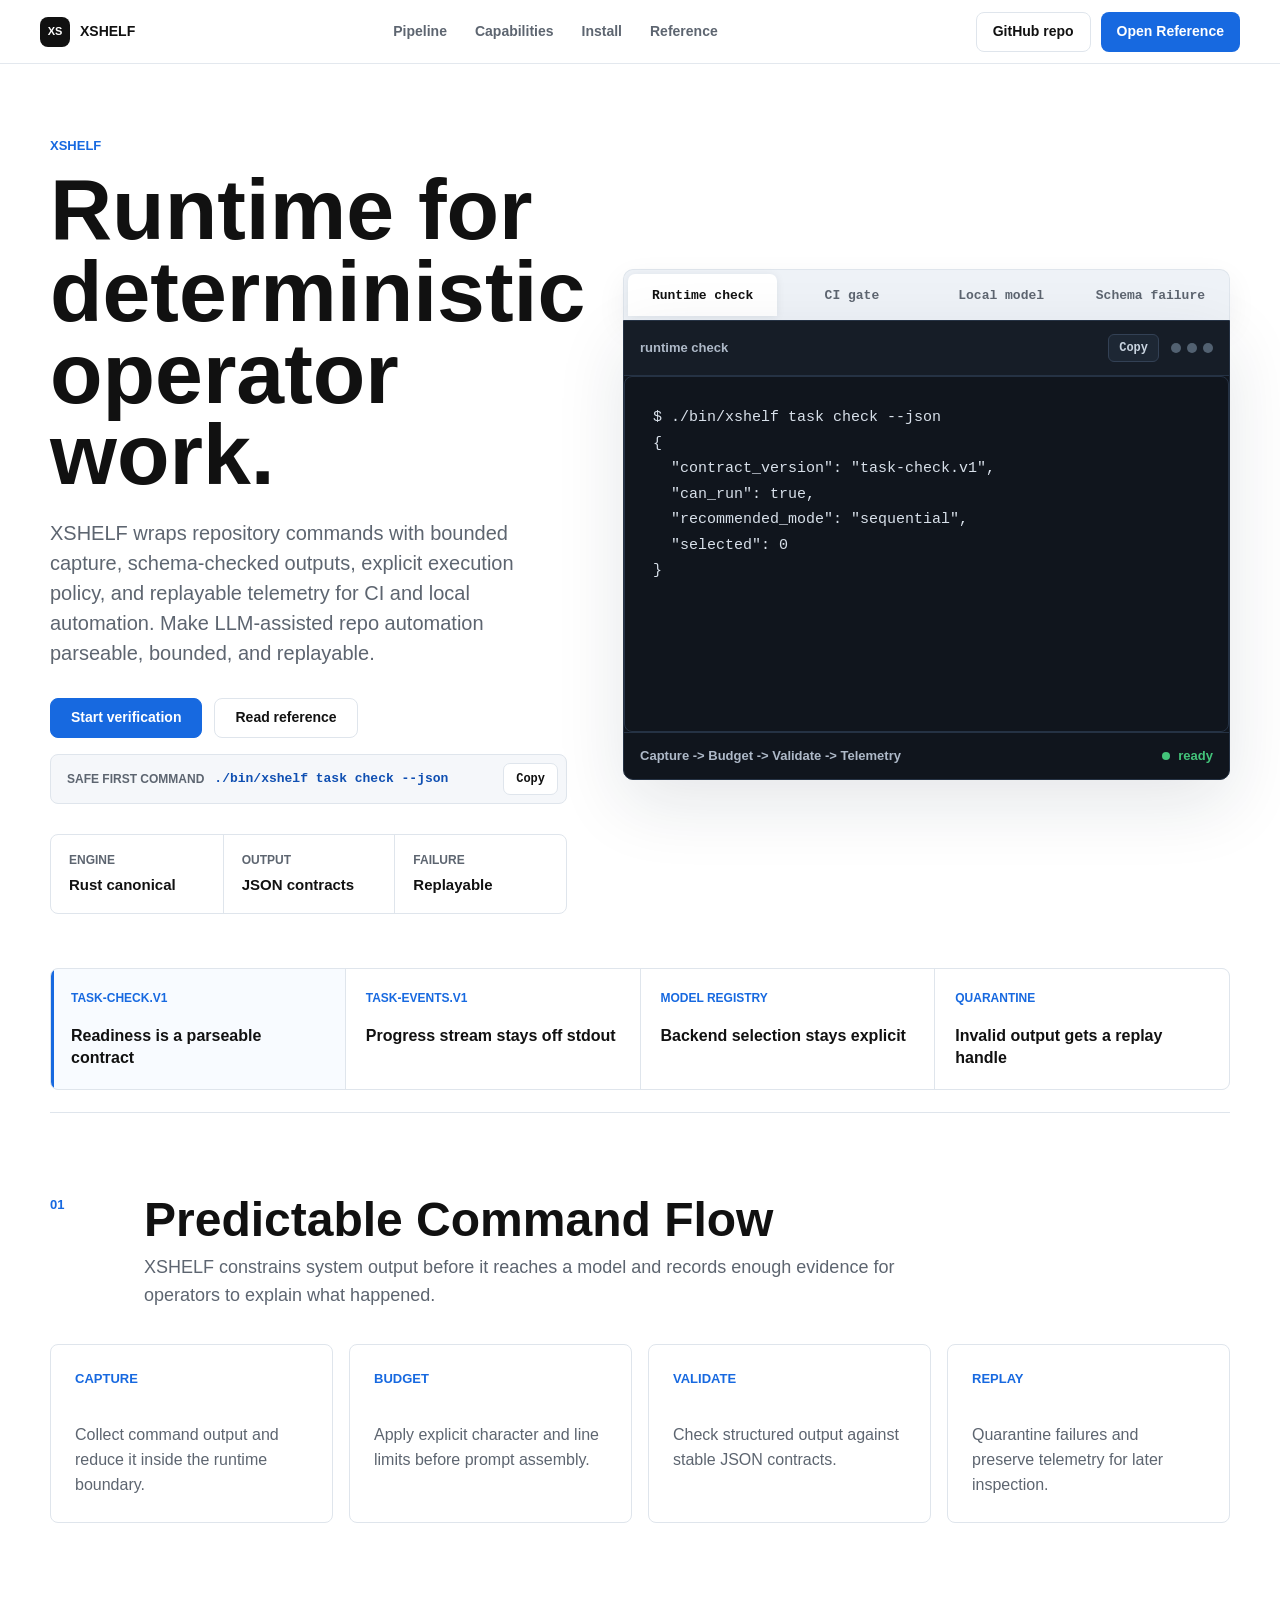
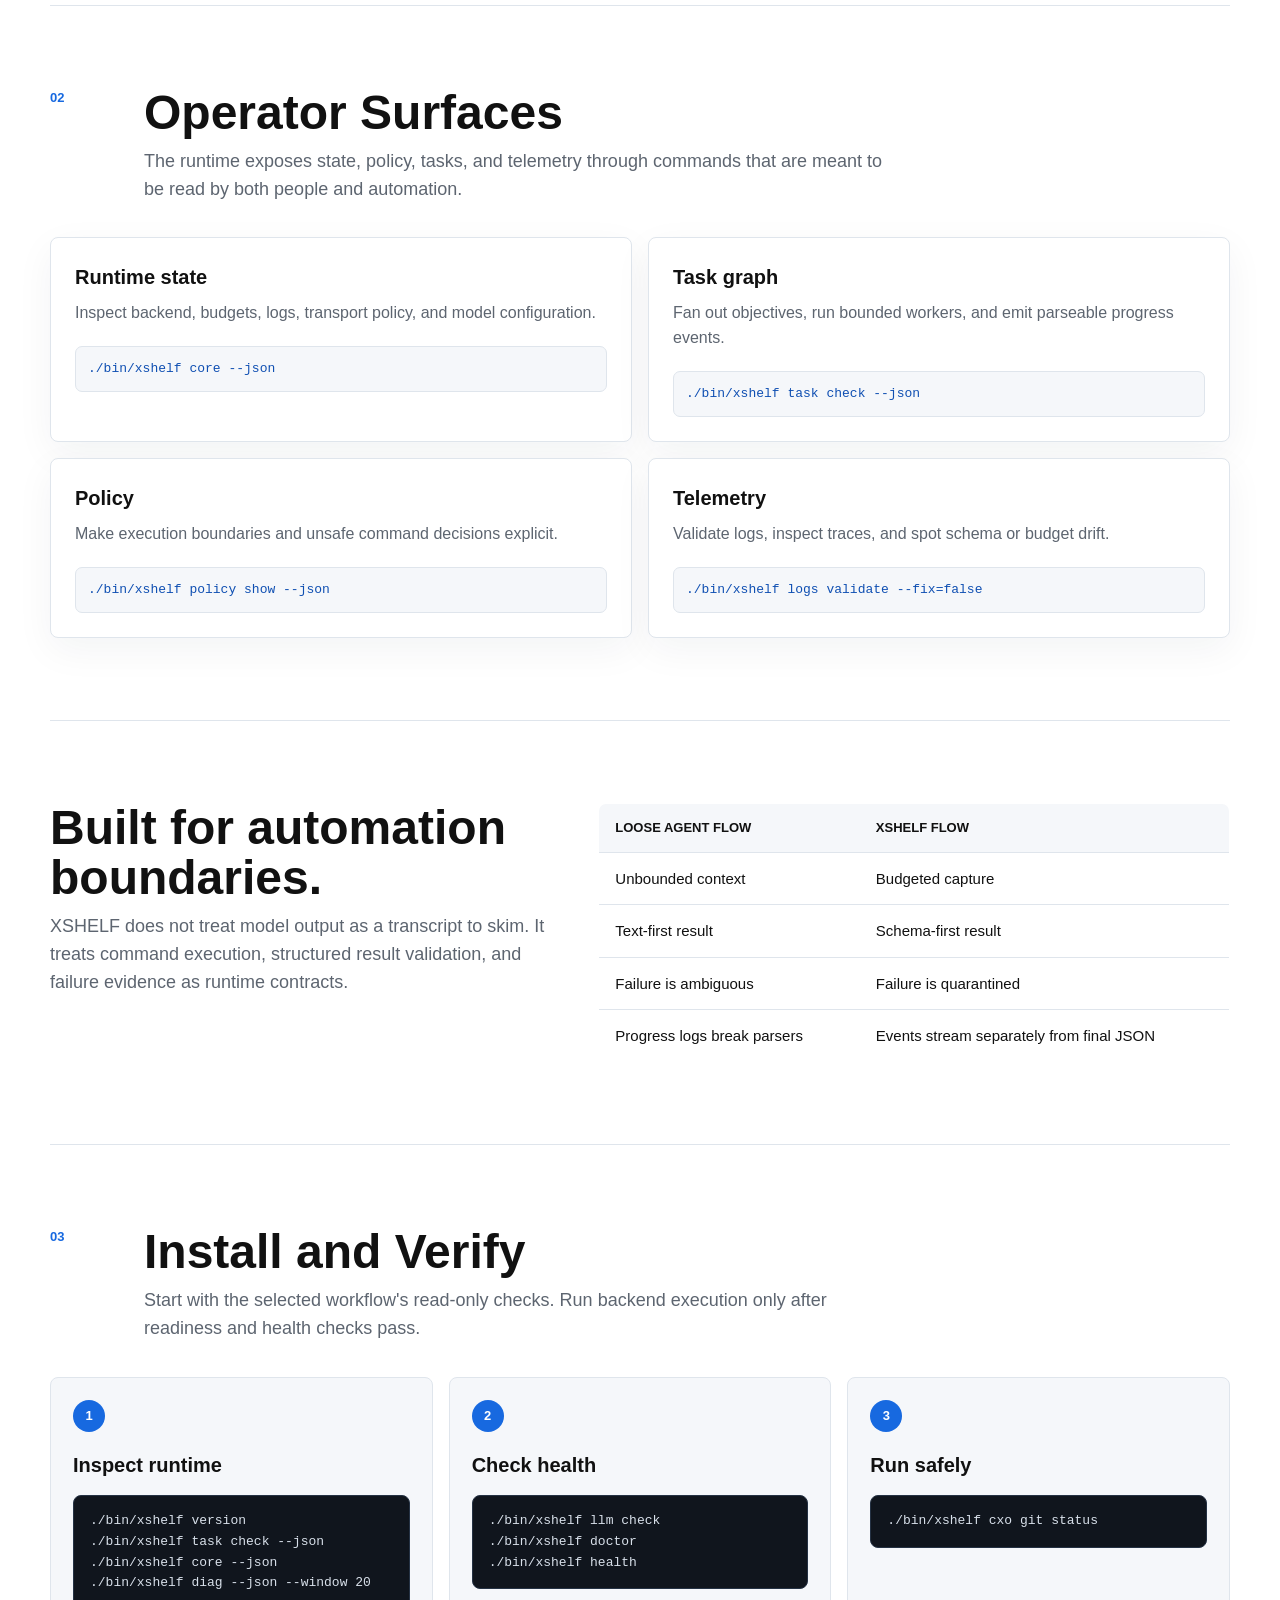
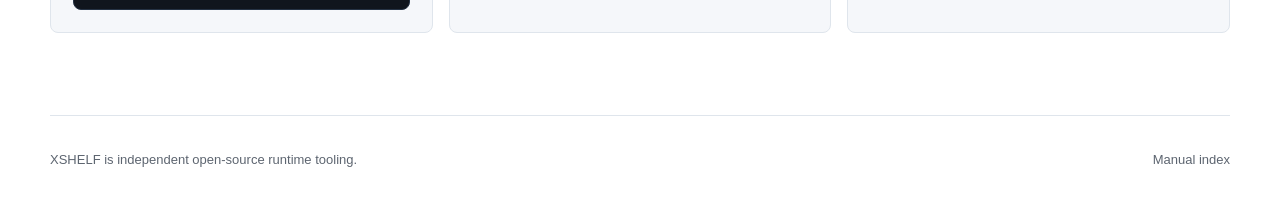
<file: index.html>
<!doctype html>
<html lang="en">
  <head>
    <meta charset="utf-8" />
    <meta name="viewport" content="width=device-width,initial-scale=1" />
    <title>XSHELF</title>
    <link rel="stylesheet" href="./docs/manuals/02_web/apple.css" />
  </head>
  <body>
    <header class="site-header">
      <a class="brand" href="./index.html" aria-label="XSHELF home">
        <span class="brand-mark">XS</span>
        <span>XSHELF</span>
      </a>
      <nav aria-label="Primary">
        <a href="#pipeline">Pipeline</a>
        <a href="#capabilities">Capabilities</a>
        <a href="#install">Install</a>
        <a href="./docs/manuals/02_web/CX_MANUAL_MASTER.html" data-manual-link>Reference</a>
      </nav>
      <div class="header-actions">
        <a class="header-action secondary" href="https://github.com/fugamante/XSHELF">GitHub repo</a>
        <a class="header-action" href="./docs/manuals/02_web/CX_MANUAL_MASTER.html" data-manual-link>Open Reference</a>
      </div>
    </header>

    <main id="top">
      <section class="hero">
        <div class="hero-copy">
          <p class="product-line">XSHELF</p>
          <h1>Runtime for deterministic operator work.</h1>
          <p class="lead">
            XSHELF wraps repository commands with bounded capture, schema-checked
            outputs, explicit execution policy, and replayable telemetry for
            CI and local automation. Make LLM-assisted repo automation parseable,
            bounded, and replayable.
          </p>
          <div class="hero-actions" aria-label="Primary actions">
            <a class="button primary" href="#install" data-try-action>Start verification</a>
            <a class="button secondary" href="./docs/manuals/02_web/CX_MANUAL_MASTER.html" data-manual-link>Read reference</a>
          </div>
          <div class="mobile-link-row" aria-label="Secondary actions">
            <a href="https://github.com/fugamante/XSHELF">GitHub repo</a>
            <a href="./docs/manuals/02_web/CX_MANUAL_MASTER.html" data-manual-link>Reference</a>
          </div>
          <div class="safe-command" aria-label="Safe first command">
            <span>Safe first command</span>
            <code data-safe-command>./bin/xshelf task check --json</code>
            <button type="button" data-copy-safe>Copy</button>
          </div>
          <dl class="status-strip" aria-label="Runtime proof points">
            <div>
              <dt>Engine</dt>
              <dd>Rust canonical</dd>
            </div>
            <div>
              <dt>Output</dt>
              <dd>JSON contracts</dd>
            </div>
            <div>
              <dt>Failure</dt>
              <dd>Replayable</dd>
            </div>
          </dl>
        </div>

        <div class="terminal-stack">
          <section class="quick-tabs terminal-tabs" aria-label="Runtime surfaces">
            <button type="button" class="active" data-surface-tab="operator">Runtime check</button>
            <button type="button" data-surface-tab="ci">CI gate</button>
            <button type="button" data-surface-tab="local">Local model</button>
            <button type="button" data-surface-tab="schema">Schema failure</button>
          </section>

          <div class="terminal-panel" aria-label="XSHELF terminal preview">
            <div class="terminal-top">
              <span data-terminal-title>runtime check</span>
              <div class="terminal-tools">
                <button type="button" class="copy-command" data-copy-terminal>Copy</button>
                <div class="window-dots" aria-hidden="true">
                  <span></span><span></span><span></span>
                </div>
              </div>
            </div>
            <pre><code data-terminal-code>$ ./bin/xshelf task check --json
{
  "contract_version": "task-check.v1",
  "can_run": true,
  "recommended_mode": "sequential",
  "selected": 0
}</code></pre>
            <div class="terminal-footer" aria-live="polite">
              <span data-terminal-caption>Capture -&gt; Budget -&gt; Validate -&gt; Telemetry</span>
              <span class="live-dot">ready</span>
            </div>
          </div>
        </div>
      </section>

      <section class="proof-band" aria-label="Contract proof">
        <article data-proof-key="readiness">
          <span>task-check.v1</span>
          <strong>Readiness is a parseable contract</strong>
        </article>
        <article data-proof-key="events">
          <span>task-events.v1</span>
          <strong>Progress stream stays off stdout</strong>
        </article>
        <article data-proof-key="backend">
          <span>model registry</span>
          <strong>Backend selection stays explicit</strong>
        </article>
        <article data-proof-key="quarantine">
          <span>quarantine</span>
          <strong>Invalid output gets a replay handle</strong>
        </article>
      </section>

      <section id="pipeline" class="section-block">
        <div class="section-head">
          <span class="section-index">01</span>
          <div>
            <h2>Predictable Command Flow</h2>
            <p>
              XSHELF constrains system output before it reaches a model and
              records enough evidence for operators to explain what happened.
            </p>
          </div>
        </div>
        <div class="pipeline-grid">
          <article>
            <span>Capture</span>
            <p>Collect command output and reduce it inside the runtime boundary.</p>
          </article>
          <article>
            <span>Budget</span>
            <p>Apply explicit character and line limits before prompt assembly.</p>
          </article>
          <article>
            <span>Validate</span>
            <p>Check structured output against stable JSON contracts.</p>
          </article>
          <article>
            <span>Replay</span>
            <p>Quarantine failures and preserve telemetry for later inspection.</p>
          </article>
        </div>
      </section>

      <section id="capabilities" class="section-block">
        <div class="section-head">
          <span class="section-index">02</span>
          <div>
            <h2>Operator Surfaces</h2>
            <p>
              The runtime exposes state, policy, tasks, and telemetry through
              commands that are meant to be read by both people and automation.
            </p>
          </div>
        </div>
        <div class="card-grid">
          <article class="card">
            <h3>Runtime state</h3>
            <p>Inspect backend, budgets, logs, transport policy, and model configuration.</p>
            <code>./bin/xshelf core --json</code>
          </article>
          <article class="card">
            <h3>Task graph</h3>
            <p>Fan out objectives, run bounded workers, and emit parseable progress events.</p>
            <code>./bin/xshelf task check --json</code>
          </article>
          <article class="card">
            <h3>Policy</h3>
            <p>Make execution boundaries and unsafe command decisions explicit.</p>
            <code>./bin/xshelf policy show --json</code>
          </article>
          <article class="card">
            <h3>Telemetry</h3>
            <p>Validate logs, inspect traces, and spot schema or budget drift.</p>
            <code>./bin/xshelf logs validate --fix=false</code>
          </article>
        </div>
      </section>

      <section class="compare-band" aria-label="Why XSHELF differs">
        <div>
          <h2>Built for automation boundaries.</h2>
          <p>
            XSHELF does not treat model output as a transcript to skim. It treats
            command execution, structured result validation, and failure evidence
            as runtime contracts.
          </p>
        </div>
        <table>
          <thead>
            <tr>
              <th scope="col">Loose agent flow</th>
              <th scope="col">XSHELF flow</th>
            </tr>
          </thead>
          <tbody>
            <tr>
              <td>Unbounded context</td>
              <td>Budgeted capture</td>
            </tr>
            <tr>
              <td>Text-first result</td>
              <td>Schema-first result</td>
            </tr>
            <tr>
              <td>Failure is ambiguous</td>
              <td>Failure is quarantined</td>
            </tr>
            <tr>
              <td>Progress logs break parsers</td>
              <td>Events stream separately from final JSON</td>
            </tr>
          </tbody>
        </table>
      </section>

      <section id="install" class="section-block">
        <div class="section-head">
          <span class="section-index">03</span>
          <div>
            <h2>Install and Verify</h2>
            <p>
              Start with the selected workflow's read-only checks. Run backend
              execution only after readiness and health checks pass.
            </p>
          </div>
        </div>
        <div class="steps" data-install-steps>
          <article data-step-card>
            <span>1</span>
            <h3 data-step-title>Inspect runtime</h3>
            <pre><code data-step-code>./bin/xshelf version
./bin/xshelf task check --json
./bin/xshelf core --json</code></pre>
          </article>
          <article data-step-card>
            <span>2</span>
            <h3 data-step-title>Check health</h3>
            <pre><code data-step-code>./bin/xshelf llm check
./bin/xshelf doctor
./bin/xshelf health</code></pre>
          </article>
          <article data-step-card>
            <span>3</span>
            <h3 data-step-title>Run safely</h3>
            <pre><code data-step-code>./bin/xshelf cxo git status</code></pre>
          </article>
        </div>
      </section>
    </main>

    <footer class="site-footer">
      <span>XSHELF is independent open-source runtime tooling.</span>
      <span><a href="./docs/manuals/02_web/index.html">Manual index</a></span>
    </footer>
    <script>
      (() => {
        const surfaces = {
          operator: {
            title: "runtime check",
            safeCommand: "./bin/xshelf task check --json",
            proof: "readiness",
            status: ["Rust canonical", "JSON contracts", "Replayable"],
            caption: "Capture -> Budget -> Validate -> Telemetry",
            terminal: `$ ./bin/xshelf task check --json
{
  "contract_version": "task-check.v1",
  "can_run": true,
  "recommended_mode": "sequential",
  "selected": 0
}`,
            steps: [
              ["Inspect runtime", "./bin/xshelf version\n./bin/xshelf task check --json\n./bin/xshelf core --json\n./bin/xshelf diag --json --window 20"],
              ["Check health", "./bin/xshelf llm check\n./bin/xshelf doctor\n./bin/xshelf health"],
              ["Run safely", "./bin/xshelf cxo git status"],
            ],
          },
          ci: {
            title: "ci gate",
            safeCommand: "./bin/xshelf task run-all --status pending --events-jsonl --json",
            proof: "events",
            status: ["Parseable stdout", "Explicit policy", "Guarded checks"],
            caption: "Plan -> Gate -> Execute -> Validate",
            terminal: `$ ./bin/xshelf task run-all --status pending --events-jsonl --json
{
  "contract_version": "task-run-all.v1",
  "summary": "parseable",
  "events_stream": "stderr",
  "can_execute": true
}`,
            steps: [
              ["Gate contracts", "./bin/xshelf task check --json | jq .\n./bin/xshelf policy show --json | jq ."],
              ["Run bounded tasks", "./bin/xshelf task run-all --status pending --mode mixed\n./bin/xshelf task events --limit 20 --json"],
              ["Validate logs", "./bin/xshelf logs validate --fix=false\n./bin/xshelf telemetry 50 --json | jq ."],
            ],
          },
          local: {
            title: "local model",
            safeCommand: "./bin/xshelf llm check",
            proof: "backend",
            status: ["Backend visible", "Model explicit", "Smoke checked"],
            caption: "Select -> Inspect -> Smoke -> Route",
            terminal: `$ ./bin/xshelf llm models inspect local_mlx --json
{
  "backend": "mlx",
  "model": "$MLX_MODEL_ID",
  "transport": "process",
  "status": "configured"
}`,
            steps: [
              ["Inspect backend", "./bin/xshelf llm show\n./bin/xshelf llm models list --json | jq ."],
              ["Select model", "./bin/xshelf llm use ollama llama3.1\n./bin/xshelf llm check"],
              ["Smoke route", "./bin/xshelf llm smoke \"Respond with OK only.\"\n./bin/xshelf cxo git status"],
            ],
          },
          schema: {
            title: "schema failure",
            safeCommand: "./bin/xshelf quarantine list",
            proof: "quarantine",
            status: ["Failure handled", "Replay handle", "Stdout guarded"],
            caption: "Validate -> Quarantine -> Replay -> Repair",
            terminal: `$ ./bin/xshelf diffsum-staged | jq .
schema validation failed
quarantine_id: q_20260528_143012
raw_response: .cx/quarantine/q_20260528_143012.json

$ ./bin/xshelf replay q_20260528_143012`,
            steps: [
              ["Validate schema", "./bin/xshelf commitjson | jq .\n./bin/xshelf diffsum-staged | jq ."],
              ["Inspect failure", "./bin/xshelf quarantine list\n./bin/xshelf quarantine show <id>"],
              ["Replay safely", "./bin/xshelf replay <id>\n./bin/xshelf logs validate --fix=false"],
            ],
          },
        };

        const tabs = [...document.querySelectorAll("[data-surface-tab]")];
        const terminal = document.querySelector("[data-terminal-code]");
        const terminalTitle = document.querySelector("[data-terminal-title]");
        const caption = document.querySelector("[data-terminal-caption]");
        const statusValues = [...document.querySelectorAll(".status-strip dd")];
        const stepCards = [...document.querySelectorAll("[data-step-card]")];
        const proofCards = [...document.querySelectorAll("[data-proof-key]")];
        const copyButton = document.querySelector("[data-copy-terminal]");
        const safeCommand = document.querySelector("[data-safe-command]");
        const safeCopy = document.querySelector("[data-copy-safe]");
        const tryAction = document.querySelector("[data-try-action]");
        const manualLinks = [...document.querySelectorAll("[data-manual-link]")];
        let currentSurface = "operator";

        function activate(name) {
          const surface = surfaces[name] || surfaces.operator;
          tabs.forEach((tab) => {
            const selected = tab.dataset.surfaceTab === name;
            tab.classList.toggle("active", selected);
            tab.setAttribute("aria-pressed", String(selected));
          });
          currentSurface = name;
          terminalTitle.textContent = surface.title;
          terminal.textContent = surface.terminal;
          caption.textContent = surface.caption;
          safeCommand.textContent = surface.safeCommand;
          proofCards.forEach((card) => {
            const active = card.dataset.proofKey === surface.proof;
            card.classList.toggle("active", active);
          });
          statusValues.forEach((node, index) => {
            node.textContent = surface.status[index];
          });
          stepCards.forEach((card, index) => {
            const step = surface.steps[index];
            card.querySelector("[data-step-title]").textContent = step[0];
            card.querySelector("[data-step-code]").textContent = step[1];
          });
          copyButton.textContent = "Copy";
          safeCopy.textContent = "Copy";
        }

        tabs.forEach((tab) => {
          tab.setAttribute("aria-pressed", String(tab.classList.contains("active")));
          tab.addEventListener("click", () => activate(tab.dataset.surfaceTab));
        });
        activate(currentSurface);

        async function copyText(text) {
          try {
            if (navigator.clipboard && navigator.clipboard.writeText) {
              await navigator.clipboard.writeText(text);
              return true;
            }
          } catch (_error) {
            /* Fall back below for local file previews and older browsers. */
          }

          const textarea = document.createElement("textarea");
          textarea.value = text;
          textarea.setAttribute("readonly", "");
          textarea.style.position = "fixed";
          textarea.style.left = "-9999px";
          document.body.appendChild(textarea);
          textarea.select();
          try {
            return document.execCommand("copy");
          } catch (_error) {
            return false;
          } finally {
            textarea.remove();
          }
        }

        copyButton.addEventListener("click", async () => {
          copyButton.textContent = (await copyText(terminal.textContent)) ? "Copied" : "Select text";
        });

        safeCopy.addEventListener("click", async () => {
          safeCopy.textContent = (await copyText(safeCommand.textContent)) ? "Copied" : "Select";
        });

        tryAction.addEventListener("click", (event) => {
          event.preventDefault();
          const install = document.querySelector("#install");
          activate(currentSurface);
          install.scrollIntoView({ behavior: "smooth", block: "start" });
        });

        manualLinks.forEach((link) => {
          link.addEventListener("click", (event) => {
            event.preventDefault();
            window.location.assign(new URL(link.getAttribute("href"), window.location.href).href);
          });
        });
      })();
    </script>
  </body>
</html>
</file>
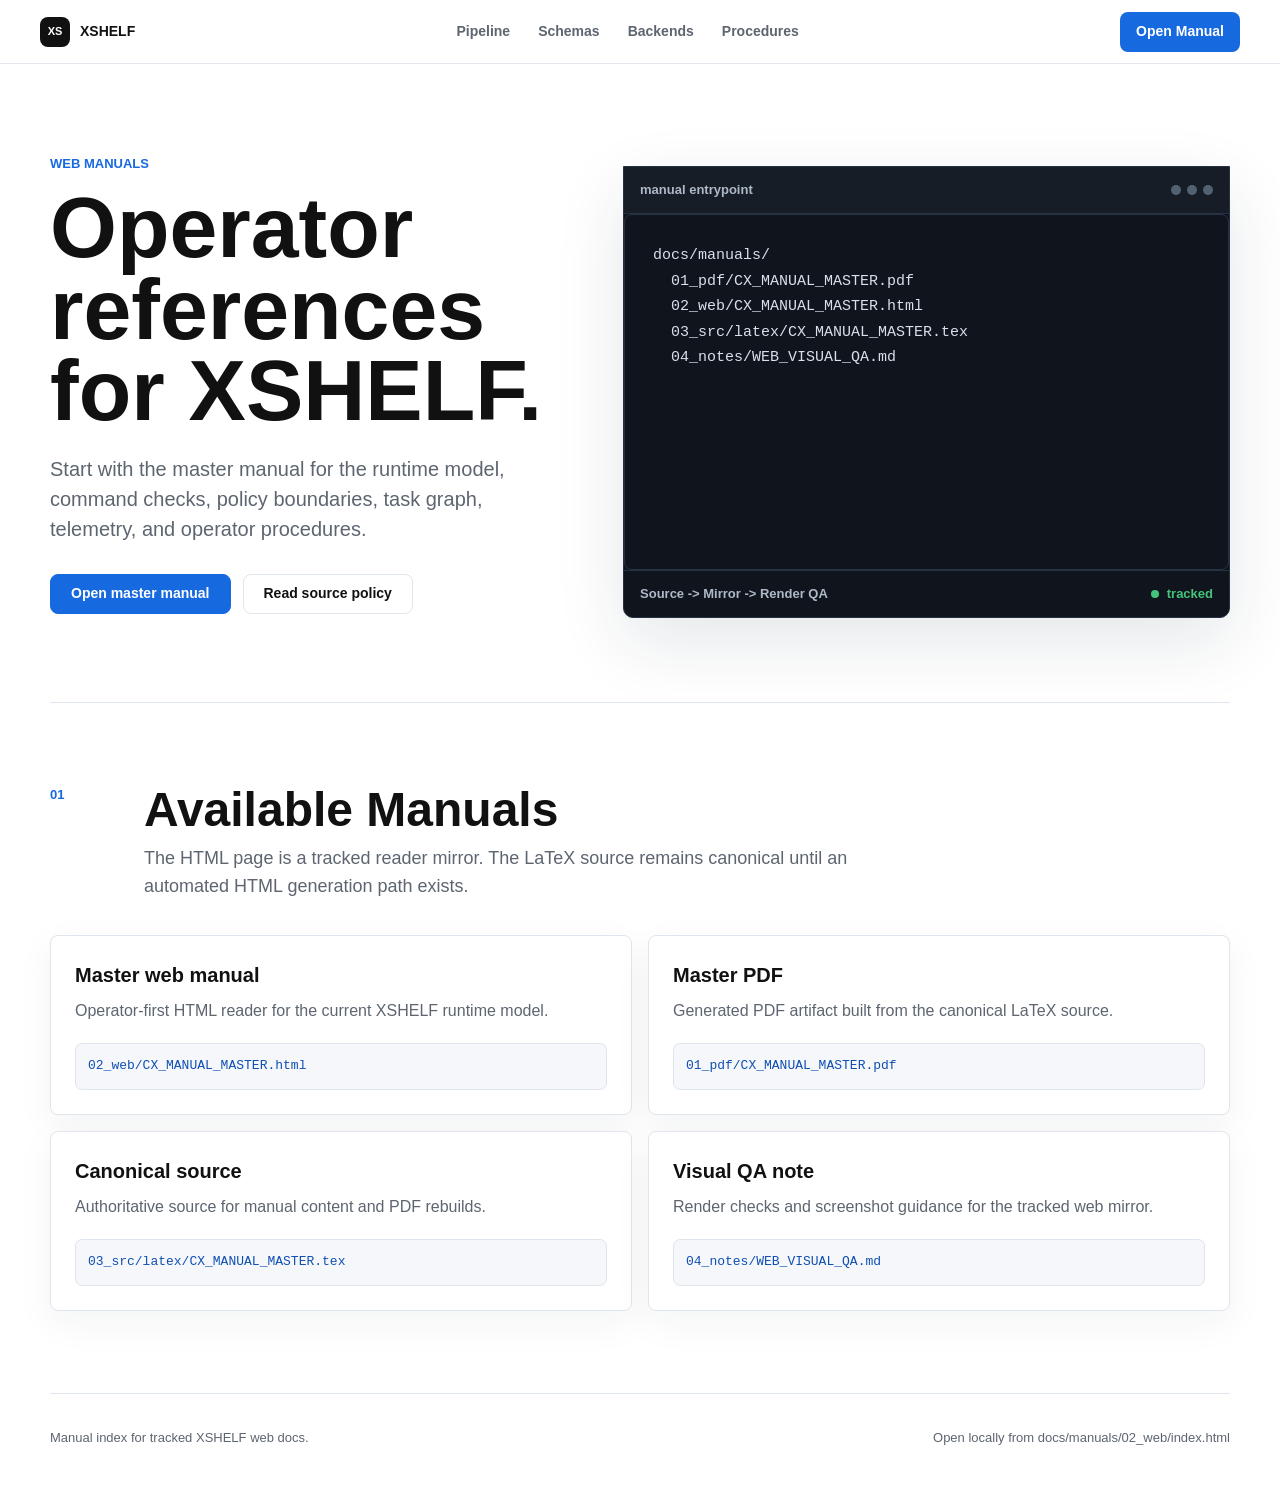
<file: docs/manuals/02_web/index.html>
<!doctype html>
<html lang="en">
  <head>
    <meta charset="utf-8" />
    <meta name="viewport" content="width=device-width,initial-scale=1" />
    <title>XSHELF Web Manuals</title>
    <link rel="stylesheet" href="./apple.css" />
  </head>
  <body>
    <header class="site-header">
      <a class="brand" href="./index.html" aria-label="XSHELF web manuals">
        <span class="brand-mark">XS</span>
        <span>XSHELF</span>
      </a>
      <nav aria-label="Primary">
        <a href="./CX_MANUAL_MASTER.html#pipeline">Pipeline</a>
        <a href="./CX_MANUAL_MASTER.html#schemas">Schemas</a>
        <a href="./CX_MANUAL_MASTER.html#backends">Backends</a>
        <a href="./CX_MANUAL_MASTER.html#procedures">Procedures</a>
      </nav>
      <a class="header-action" href="./CX_MANUAL_MASTER.html">Open Manual</a>
    </header>

    <main id="top">
      <section class="hero index-hero">
        <div class="hero-copy">
          <p class="product-line">Web manuals</p>
          <h1>Operator references for XSHELF.</h1>
          <p class="lead">
            Start with the master manual for the runtime model, command checks,
            policy boundaries, task graph, telemetry, and operator procedures.
          </p>
          <div class="hero-actions" aria-label="Manual actions">
            <a class="button primary" href="./CX_MANUAL_MASTER.html">Open master manual</a>
            <a class="button secondary" href="../00_README.md">Read source policy</a>
          </div>
        </div>

        <div class="terminal-panel" aria-label="Manual quick check">
          <div class="terminal-top">
            <span>manual entrypoint</span>
            <div class="window-dots" aria-hidden="true">
              <span></span><span></span><span></span>
            </div>
          </div>
          <pre><code>docs/manuals/
  01_pdf/CX_MANUAL_MASTER.pdf
  02_web/CX_MANUAL_MASTER.html
  03_src/latex/CX_MANUAL_MASTER.tex
  04_notes/WEB_VISUAL_QA.md</code></pre>
          <div class="terminal-footer">
            <span>Source -&gt; Mirror -&gt; Render QA</span>
            <span class="live-dot">tracked</span>
          </div>
        </div>
      </section>

      <section class="section-block">
        <div class="section-head">
          <span class="section-index">01</span>
          <div>
            <h2>Available Manuals</h2>
            <p>
              The HTML page is a tracked reader mirror. The LaTeX source remains
              canonical until an automated HTML generation path exists.
            </p>
          </div>
        </div>
        <div class="card-grid">
          <article class="card">
            <h3>Master web manual</h3>
            <p>Operator-first HTML reader for the current XSHELF runtime model.</p>
            <code>02_web/CX_MANUAL_MASTER.html</code>
          </article>
          <article class="card">
            <h3>Master PDF</h3>
            <p>Generated PDF artifact built from the canonical LaTeX source.</p>
            <code>01_pdf/CX_MANUAL_MASTER.pdf</code>
          </article>
          <article class="card">
            <h3>Canonical source</h3>
            <p>Authoritative source for manual content and PDF rebuilds.</p>
            <code>03_src/latex/CX_MANUAL_MASTER.tex</code>
          </article>
          <article class="card">
            <h3>Visual QA note</h3>
            <p>Render checks and screenshot guidance for the tracked web mirror.</p>
            <code>04_notes/WEB_VISUAL_QA.md</code>
          </article>
        </div>
      </section>
    </main>

    <footer class="site-footer">
      <span>Manual index for tracked XSHELF web docs.</span>
      <span>Open locally from docs/manuals/02_web/index.html</span>
    </footer>
  </body>
</html>
</file>
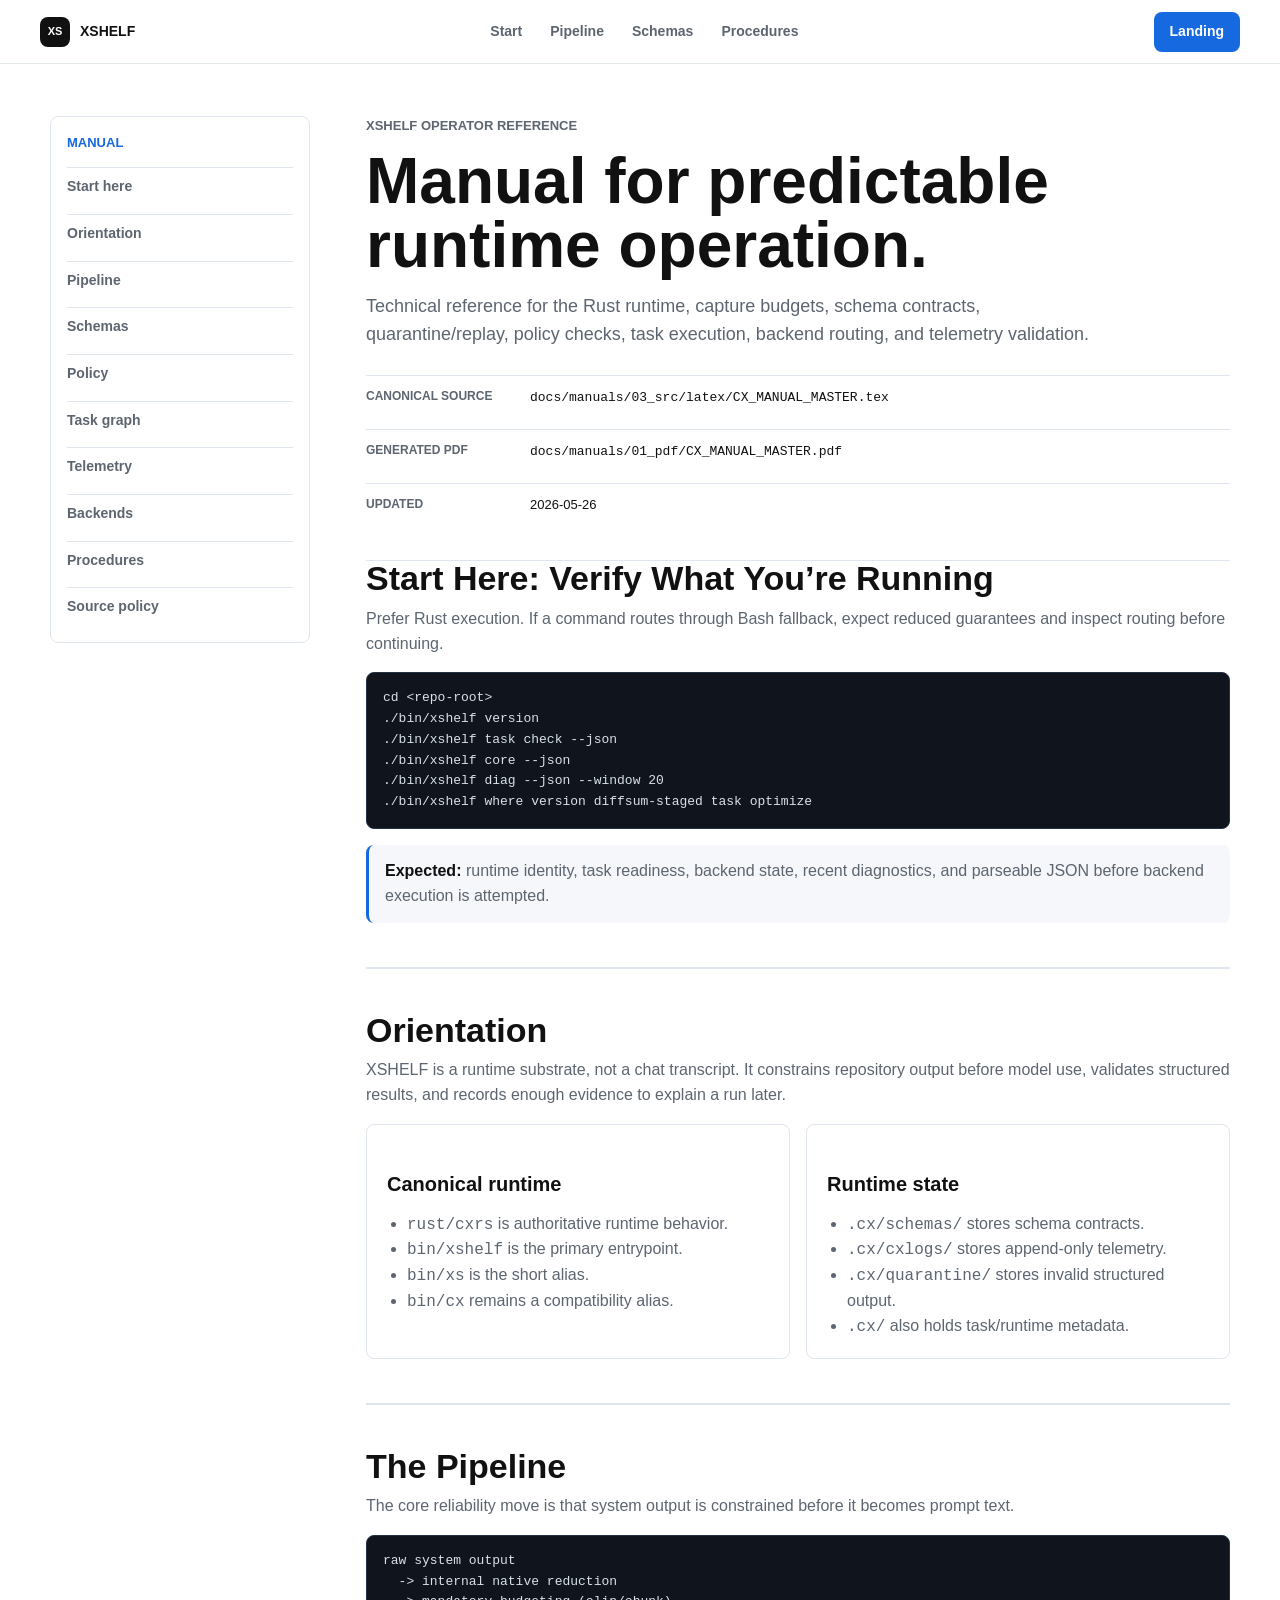
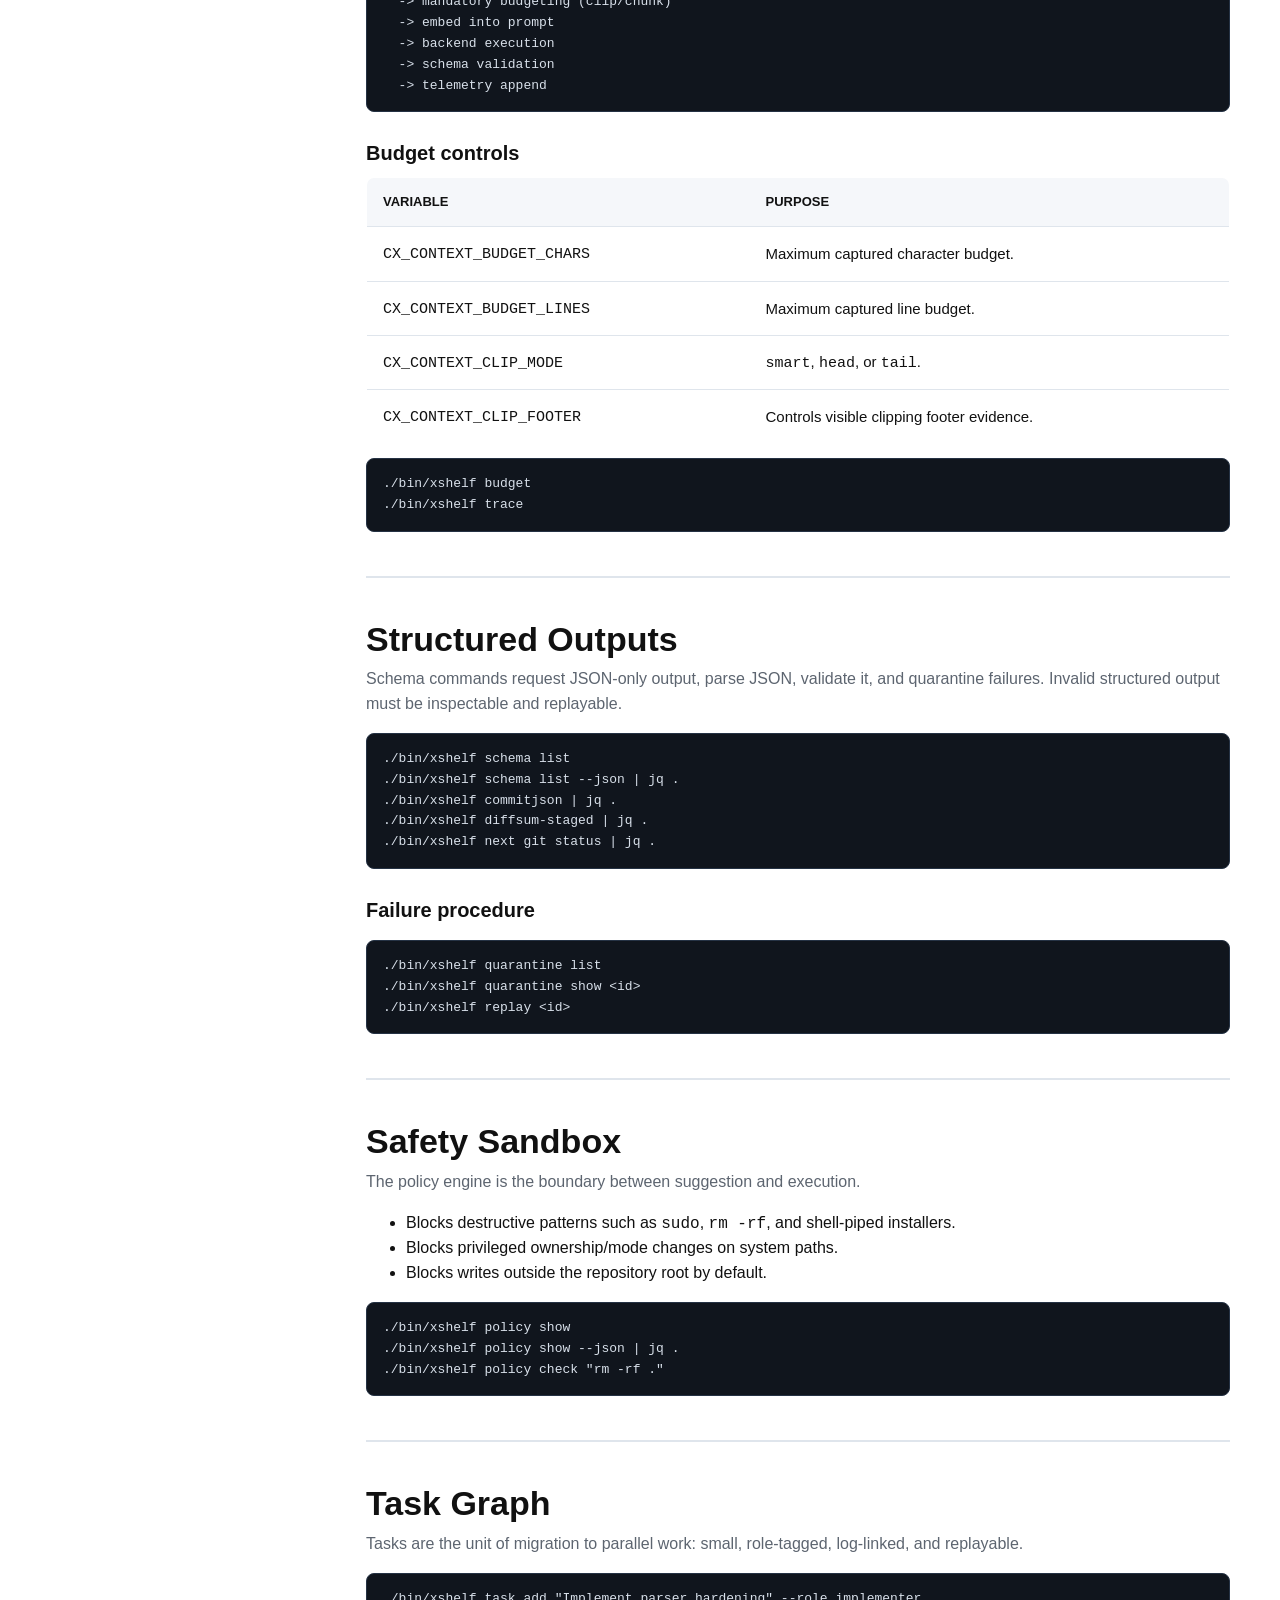
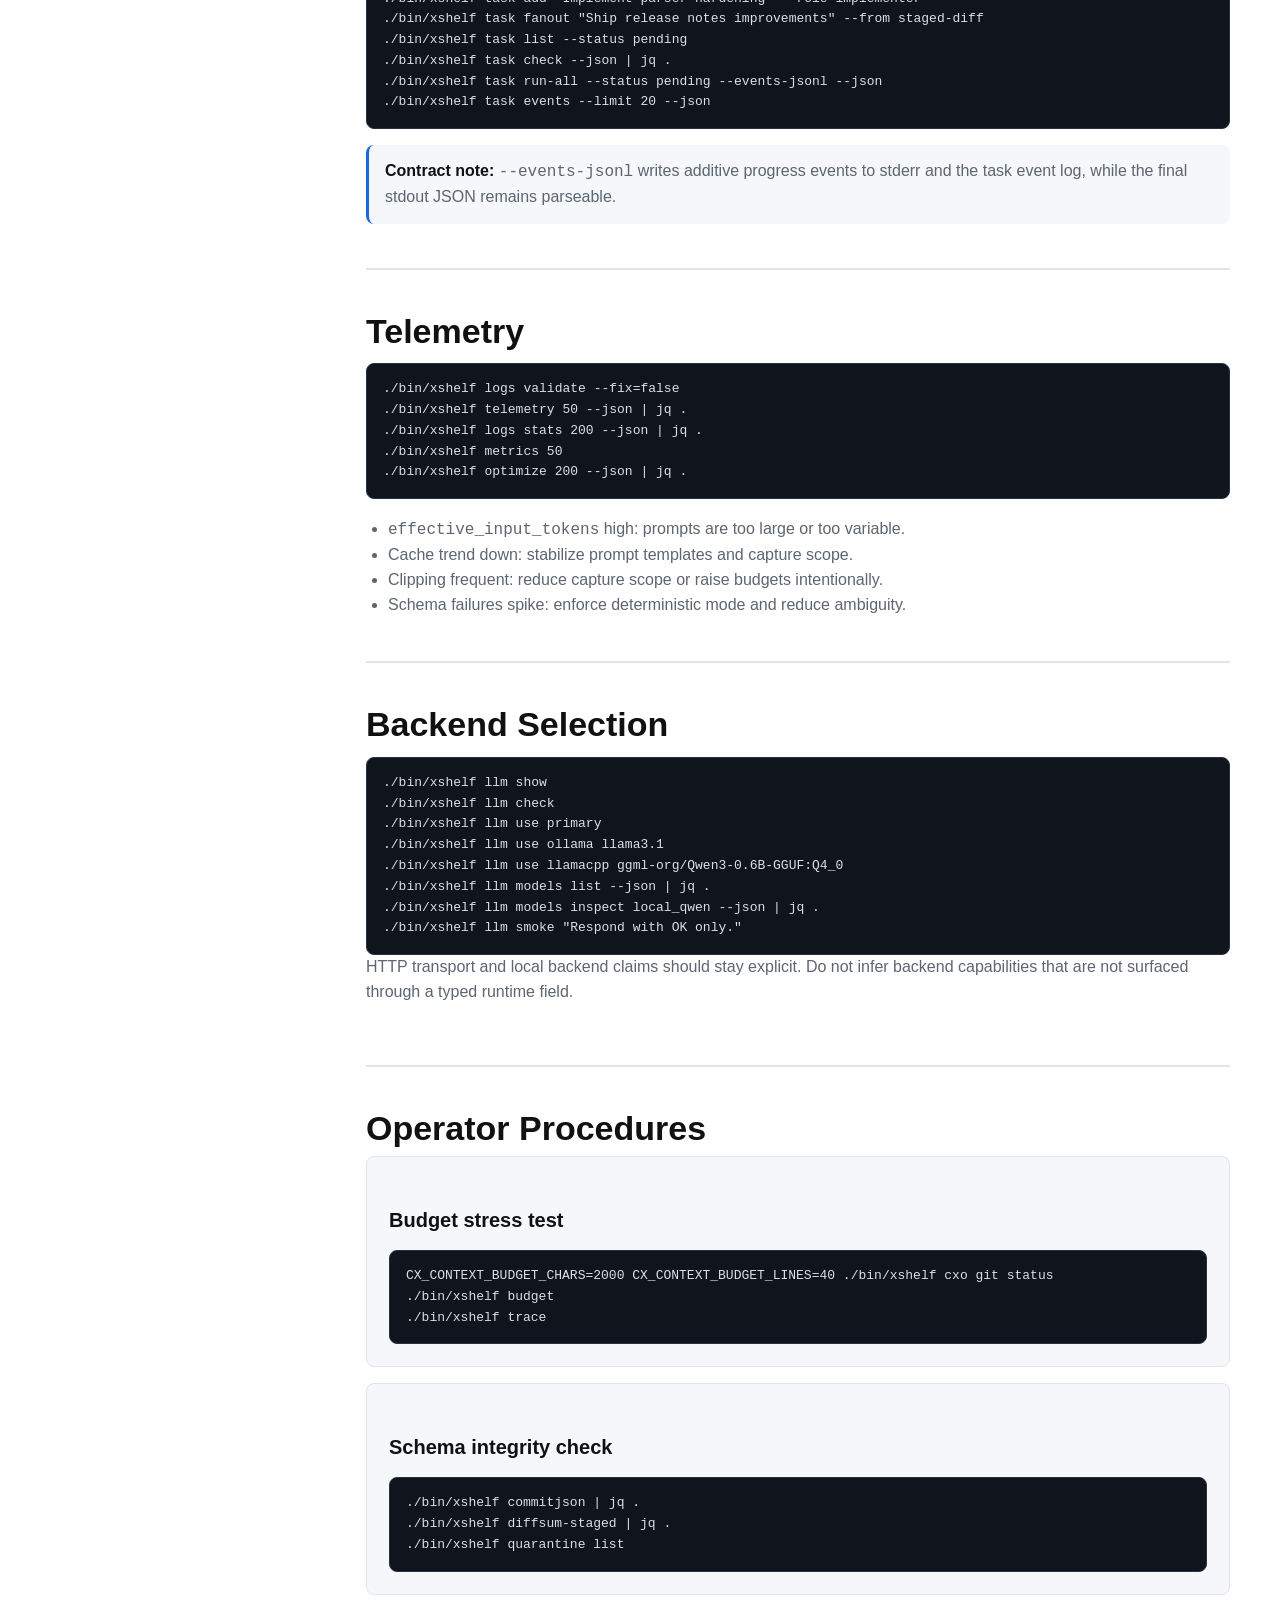
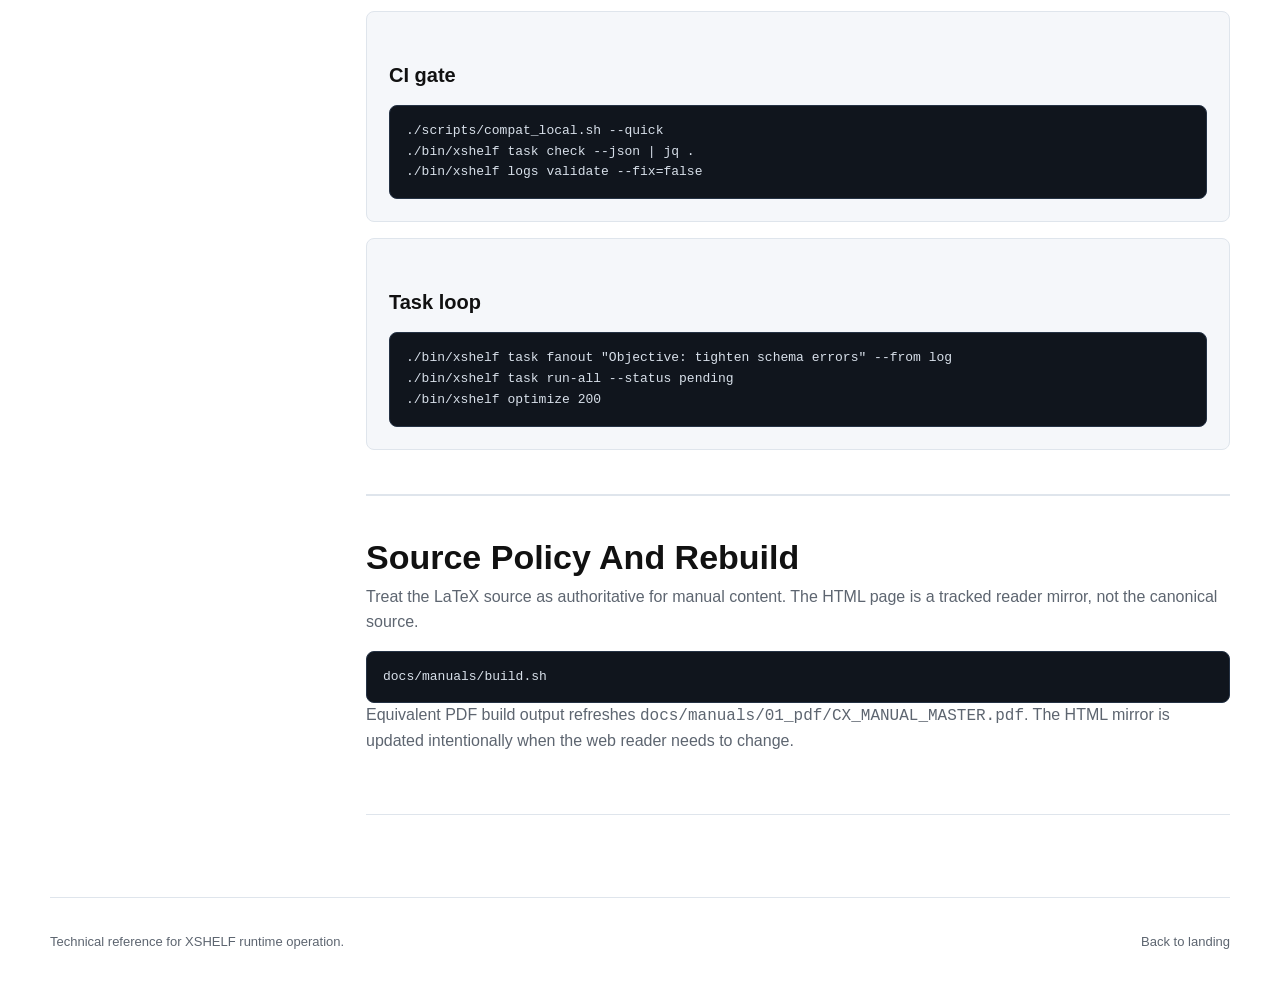
<file: docs/manuals/02_web/CX_MANUAL_MASTER.html>
<!doctype html>
<html lang="en">
  <head>
    <meta charset="utf-8" />
    <meta name="viewport" content="width=device-width,initial-scale=1" />
    <title>XSHELF Operator Manual</title>
    <link rel="stylesheet" href="./apple.css" />
  </head>
  <body class="manual-page">
    <header class="site-header">
      <a class="brand" href="../../../index.html" aria-label="XSHELF home">
        <span class="brand-mark">XS</span>
        <span>XSHELF</span>
      </a>
      <nav aria-label="Primary">
        <a href="#start">Start</a>
        <a href="#pipeline">Pipeline</a>
        <a href="#schemas">Schemas</a>
        <a href="#procedures">Procedures</a>
      </nav>
      <a class="header-action" href="../../../index.html">Landing</a>
    </header>

    <main id="top" class="manual-shell">
      <aside class="toc manual-toc" aria-label="Manual contents">
        <div class="toc-title">Manual</div>
        <a href="#start">Start here</a>
        <a href="#orientation">Orientation</a>
        <a href="#pipeline">Pipeline</a>
        <a href="#schemas">Schemas</a>
        <a href="#policy">Policy</a>
        <a href="#tasks">Task graph</a>
        <a href="#telemetry">Telemetry</a>
        <a href="#backends">Backends</a>
        <a href="#procedures">Procedures</a>
        <a href="#rebuild">Source policy</a>
      </aside>

      <article class="manual-content technical-manual">
        <header class="manual-title">
          <p class="product-line">XSHELF operator reference</p>
          <h1>Manual for predictable runtime operation.</h1>
          <p>
            Technical reference for the Rust runtime, capture budgets, schema
            contracts, quarantine/replay, policy checks, task execution, backend
            routing, and telemetry validation.
          </p>
          <dl class="manual-meta">
            <div>
              <dt>Canonical source</dt>
              <dd><code>docs/manuals/03_src/latex/CX_MANUAL_MASTER.tex</code></dd>
            </div>
            <div>
              <dt>Generated PDF</dt>
              <dd><code>docs/manuals/01_pdf/CX_MANUAL_MASTER.pdf</code></dd>
            </div>
            <div>
              <dt>Updated</dt>
              <dd>2026-05-26</dd>
            </div>
          </dl>
        </header>

        <section id="start">
          <h2>Start Here: Verify What You’re Running</h2>
          <p>
            Prefer Rust execution. If a command routes through Bash fallback,
            expect reduced guarantees and inspect routing before continuing.
          </p>
          <pre><code>cd &lt;repo-root&gt;
./bin/xshelf version
./bin/xshelf task check --json
./bin/xshelf core --json
./bin/xshelf diag --json --window 20
./bin/xshelf where version diffsum-staged task optimize</code></pre>
          <div class="manual-note">
            <strong>Expected:</strong> runtime identity, task readiness, backend
            state, recent diagnostics, and parseable JSON before backend
            execution is attempted.
          </div>
        </section>

        <section id="orientation">
          <h2>Orientation</h2>
          <p>
            XSHELF is a runtime substrate, not a chat transcript. It constrains
            repository output before model use, validates structured results,
            and records enough evidence to explain a run later.
          </p>
          <div class="reference-grid">
            <article>
              <h3>Canonical runtime</h3>
              <ul>
                <li><code>rust/cxrs</code> is authoritative runtime behavior.</li>
                <li><code>bin/xshelf</code> is the primary entrypoint.</li>
                <li><code>bin/xs</code> is the short alias.</li>
                <li><code>bin/cx</code> remains a compatibility alias.</li>
              </ul>
            </article>
            <article>
              <h3>Runtime state</h3>
              <ul>
                <li><code>.cx/schemas/</code> stores schema contracts.</li>
                <li><code>.cx/cxlogs/</code> stores append-only telemetry.</li>
                <li><code>.cx/quarantine/</code> stores invalid structured output.</li>
                <li><code>.cx/</code> also holds task/runtime metadata.</li>
              </ul>
            </article>
          </div>
        </section>

        <section id="pipeline">
          <h2>The Pipeline</h2>
          <p>The core reliability move is that system output is constrained before it becomes prompt text.</p>
          <pre><code>raw system output
  -&gt; internal native reduction
  -&gt; mandatory budgeting (clip/chunk)
  -&gt; embed into prompt
  -&gt; backend execution
  -&gt; schema validation
  -&gt; telemetry append</code></pre>
          <h3>Budget controls</h3>
          <table>
            <thead>
              <tr>
                <th scope="col">Variable</th>
                <th scope="col">Purpose</th>
              </tr>
            </thead>
            <tbody>
              <tr>
                <td><code>CX_CONTEXT_BUDGET_CHARS</code></td>
                <td>Maximum captured character budget.</td>
              </tr>
              <tr>
                <td><code>CX_CONTEXT_BUDGET_LINES</code></td>
                <td>Maximum captured line budget.</td>
              </tr>
              <tr>
                <td><code>CX_CONTEXT_CLIP_MODE</code></td>
                <td><code>smart</code>, <code>head</code>, or <code>tail</code>.</td>
              </tr>
              <tr>
                <td><code>CX_CONTEXT_CLIP_FOOTER</code></td>
                <td>Controls visible clipping footer evidence.</td>
              </tr>
            </tbody>
          </table>
          <pre><code>./bin/xshelf budget
./bin/xshelf trace</code></pre>
        </section>

        <section id="schemas">
          <h2>Structured Outputs</h2>
          <p>
            Schema commands request JSON-only output, parse JSON, validate it,
            and quarantine failures. Invalid structured output must be inspectable
            and replayable.
          </p>
          <pre><code>./bin/xshelf schema list
./bin/xshelf schema list --json | jq .
./bin/xshelf commitjson | jq .
./bin/xshelf diffsum-staged | jq .
./bin/xshelf next git status | jq .</code></pre>
          <h3>Failure procedure</h3>
          <pre><code>./bin/xshelf quarantine list
./bin/xshelf quarantine show &lt;id&gt;
./bin/xshelf replay &lt;id&gt;</code></pre>
        </section>

        <section id="policy">
          <h2>Safety Sandbox</h2>
          <p>The policy engine is the boundary between suggestion and execution.</p>
          <ul>
            <li>Blocks destructive patterns such as <code>sudo</code>, <code>rm -rf</code>, and shell-piped installers.</li>
            <li>Blocks privileged ownership/mode changes on system paths.</li>
            <li>Blocks writes outside the repository root by default.</li>
          </ul>
          <pre><code>./bin/xshelf policy show
./bin/xshelf policy show --json | jq .
./bin/xshelf policy check "rm -rf ."</code></pre>
        </section>

        <section id="tasks">
          <h2>Task Graph</h2>
          <p>
            Tasks are the unit of migration to parallel work: small, role-tagged,
            log-linked, and replayable.
          </p>
          <pre><code>./bin/xshelf task add "Implement parser hardening" --role implementer
./bin/xshelf task fanout "Ship release notes improvements" --from staged-diff
./bin/xshelf task list --status pending
./bin/xshelf task check --json | jq .
./bin/xshelf task run-all --status pending --events-jsonl --json
./bin/xshelf task events --limit 20 --json</code></pre>
          <div class="manual-note">
            <strong>Contract note:</strong> <code>--events-jsonl</code> writes
            additive progress events to stderr and the task event log, while the
            final stdout JSON remains parseable.
          </div>
        </section>

        <section id="telemetry">
          <h2>Telemetry</h2>
          <pre><code>./bin/xshelf logs validate --fix=false
./bin/xshelf telemetry 50 --json | jq .
./bin/xshelf logs stats 200 --json | jq .
./bin/xshelf metrics 50
./bin/xshelf optimize 200 --json | jq .</code></pre>
          <ul class="signal-list">
            <li><code>effective_input_tokens</code> high: prompts are too large or too variable.</li>
            <li>Cache trend down: stabilize prompt templates and capture scope.</li>
            <li>Clipping frequent: reduce capture scope or raise budgets intentionally.</li>
            <li>Schema failures spike: enforce deterministic mode and reduce ambiguity.</li>
          </ul>
        </section>

        <section id="backends">
          <h2>Backend Selection</h2>
          <pre><code>./bin/xshelf llm show
./bin/xshelf llm check
./bin/xshelf llm use primary
./bin/xshelf llm use ollama llama3.1
./bin/xshelf llm use llamacpp ggml-org/Qwen3-0.6B-GGUF:Q4_0
./bin/xshelf llm models list --json | jq .
./bin/xshelf llm models inspect local_qwen --json | jq .
./bin/xshelf llm smoke "Respond with OK only."</code></pre>
          <p>
            HTTP transport and local backend claims should stay explicit. Do not
            infer backend capabilities that are not surfaced through a typed
            runtime field.
          </p>
        </section>

        <section id="procedures">
          <h2>Operator Procedures</h2>
          <div class="procedure-grid">
            <article>
              <h3>Budget stress test</h3>
              <pre><code>CX_CONTEXT_BUDGET_CHARS=2000 CX_CONTEXT_BUDGET_LINES=40 ./bin/xshelf cxo git status
./bin/xshelf budget
./bin/xshelf trace</code></pre>
            </article>
            <article>
              <h3>Schema integrity check</h3>
              <pre><code>./bin/xshelf commitjson | jq .
./bin/xshelf diffsum-staged | jq .
./bin/xshelf quarantine list</code></pre>
            </article>
            <article>
              <h3>CI gate</h3>
              <pre><code>./scripts/compat_local.sh --quick
./bin/xshelf task check --json | jq .
./bin/xshelf logs validate --fix=false</code></pre>
            </article>
            <article>
              <h3>Task loop</h3>
              <pre><code>./bin/xshelf task fanout "Objective: tighten schema errors" --from log
./bin/xshelf task run-all --status pending
./bin/xshelf optimize 200</code></pre>
            </article>
          </div>
        </section>

        <section id="rebuild">
          <h2>Source Policy And Rebuild</h2>
          <p>
            Treat the LaTeX source as authoritative for manual content. The HTML
            page is a tracked reader mirror, not the canonical source.
          </p>
          <pre><code>docs/manuals/build.sh</code></pre>
          <p>
            Equivalent PDF build output refreshes
            <code>docs/manuals/01_pdf/CX_MANUAL_MASTER.pdf</code>. The HTML mirror
            is updated intentionally when the web reader needs to change.
          </p>
        </section>
      </article>
    </main>

    <footer class="site-footer">
      <span>Technical reference for XSHELF runtime operation.</span>
      <span><a href="../../../index.html">Back to landing</a></span>
    </footer>
  </body>
</html>
</file>
<file: docs/manuals/02_web/apple.css>
:root {
  --bg: #ffffff;
  --ink: #111111;
  --muted: #5d6570;
  --soft: #f5f7fa;
  --line: #dfe5ec;
  --blue: #1769e0;
  --blue-dark: #0f4fb2;
  --terminal: #10151d;
  --terminal-2: #161d27;
  --terminal-text: #d8e0ea;
  --green: #43c47a;
  --shadow: 0 24px 70px rgba(15, 32, 56, 0.11);
}

* {
  box-sizing: border-box;
}

html {
  scroll-behavior: smooth;
}

body {
  margin: 0;
  background: var(--bg);
  color: var(--ink);
  font-family: -apple-system, BlinkMacSystemFont, "SF Pro Text", "Helvetica Neue", Helvetica, Arial, sans-serif;
  line-height: 1.55;
}

a {
  color: inherit;
  text-decoration: none;
}

button,
code,
pre {
  font-family: ui-monospace, SFMono-Regular, Menlo, Monaco, Consolas, "Liberation Mono", "Courier New", monospace;
}

.site-header {
  position: sticky;
  top: 0;
  z-index: 20;
  display: flex;
  align-items: center;
  justify-content: space-between;
  gap: 24px;
  min-height: 64px;
  padding: 0 40px;
  border-bottom: 1px solid rgba(223, 229, 236, 0.86);
  background: rgba(255, 255, 255, 0.88);
  backdrop-filter: blur(16px);
}

.brand {
  display: inline-flex;
  align-items: center;
  gap: 10px;
  font-size: 14px;
  font-weight: 700;
}

.brand-mark {
  display: grid;
  width: 30px;
  height: 30px;
  place-items: center;
  border-radius: 8px;
  background: var(--ink);
  color: #ffffff;
  font-size: 11px;
}

.site-header nav {
  display: flex;
  gap: 28px;
  color: var(--muted);
  font-size: 14px;
  font-weight: 560;
}

.site-header nav a:hover,
.toc a:hover {
  color: var(--blue);
}

.header-action,
.button {
  display: inline-flex;
  align-items: center;
  justify-content: center;
  min-height: 40px;
  border-radius: 8px;
  font-size: 14px;
  font-weight: 650;
}

.header-actions {
  display: inline-flex;
  align-items: center;
  gap: 10px;
}

.header-action {
  padding: 0 16px;
  background: var(--blue);
  color: #ffffff;
}

.header-action.secondary {
  border: 1px solid var(--line);
  background: #ffffff;
  color: var(--ink);
}

main,
.site-footer {
  width: min(1180px, calc(100% - 48px));
  margin: 0 auto;
}

.hero {
  display: grid;
  grid-template-columns: minmax(0, 0.92fr) minmax(520px, 1.08fr);
  gap: 56px;
  align-items: center;
  min-height: calc(100vh - 64px);
  padding: 72px 0 54px;
}

.index-hero {
  min-height: calc(78vh - 64px);
}

.product-line,
.section-index,
.toc-title {
  color: var(--blue);
  font-size: 13px;
  font-weight: 750;
  text-transform: uppercase;
}

h1,
h2,
h3,
p {
  margin-top: 0;
}

h1 {
  max-width: 690px;
  margin-bottom: 22px;
  font-size: clamp(48px, 7vw, 86px);
  line-height: 0.95;
}

.lead {
  max-width: 620px;
  margin-bottom: 30px;
  color: var(--muted);
  font-size: 20px;
  line-height: 1.5;
}

.hero-actions {
  display: flex;
  flex-wrap: wrap;
  gap: 12px;
  margin-bottom: 16px;
}

.mobile-link-row {
  display: none;
}

.button {
  padding: 0 20px;
  border: 1px solid var(--line);
}

.button.primary,
.header-action {
  border-color: var(--blue);
  background: var(--blue);
  color: #ffffff;
}

.button.primary:hover,
.header-action:hover {
  background: var(--blue-dark);
}

.header-action.secondary:hover {
  background: var(--soft);
}

.button.secondary {
  background: #ffffff;
  color: var(--ink);
}

.status-strip {
  display: grid;
  grid-template-columns: repeat(3, minmax(0, 1fr));
  max-width: 640px;
  margin: 0;
  overflow: hidden;
  border: 1px solid var(--line);
  border-radius: 8px;
}

.status-strip div {
  padding: 16px 18px;
}

.status-strip div + div {
  border-left: 1px solid var(--line);
}

.status-strip dt {
  color: var(--muted);
  font-size: 12px;
  font-weight: 700;
  text-transform: uppercase;
}

.status-strip dd {
  margin: 4px 0 0;
  font-size: 15px;
  font-weight: 680;
}

.safe-command {
  display: grid;
  grid-template-columns: max-content minmax(0, 1fr) max-content;
  gap: 10px;
  align-items: center;
  max-width: 640px;
  margin-bottom: 30px;
  padding: 8px;
  border: 1px solid var(--line);
  border-radius: 8px;
  background: var(--soft);
}

.safe-command span {
  padding-left: 8px;
  color: var(--muted);
  font-size: 12px;
  font-weight: 750;
  text-transform: uppercase;
}

.safe-command code {
  min-width: 0;
  overflow: hidden;
  color: var(--blue-dark);
  font-size: 13px;
  font-weight: 700;
  text-overflow: ellipsis;
  white-space: nowrap;
}

.safe-command button {
  min-height: 32px;
  padding: 0 12px;
  border: 1px solid var(--line);
  border-radius: 7px;
  background: #ffffff;
  color: var(--ink);
  font-size: 12px;
  font-weight: 750;
  cursor: pointer;
}

.terminal-panel {
  overflow: hidden;
  border: 1px solid #253244;
  border-radius: 0 0 10px 10px;
  background: var(--terminal);
  box-shadow: var(--shadow);
}

.terminal-stack {
  display: grid;
  align-content: center;
  gap: 0;
}

.terminal-top,
.terminal-footer {
  display: flex;
  align-items: center;
  justify-content: space-between;
  gap: 16px;
  padding: 13px 16px;
  color: #aeb9c8;
  font-size: 13px;
  font-weight: 650;
}

.terminal-top {
  background: var(--terminal-2);
  border-bottom: 1px solid #253244;
}

.terminal-footer {
  border-top: 1px solid #253244;
}

.window-dots {
  display: flex;
  gap: 6px;
}

.terminal-tools {
  display: inline-flex;
  align-items: center;
  gap: 12px;
}

.copy-command {
  min-height: 28px;
  padding: 0 10px;
  border: 1px solid #334155;
  border-radius: 6px;
  background: #1d2734;
  color: #c8d3df;
  font-size: 12px;
  font-weight: 700;
  cursor: pointer;
}

.copy-command:hover {
  color: #ffffff;
  border-color: #526171;
}

.window-dots span {
  width: 10px;
  height: 10px;
  border-radius: 50%;
  background: #526171;
}

.terminal-panel pre {
  min-height: 356px;
  margin: 0;
  padding: 28px;
  overflow: auto;
  background: transparent;
  color: var(--terminal-text);
  font-size: 15px;
  line-height: 1.7;
}

.live-dot {
  display: inline-flex;
  align-items: center;
  gap: 8px;
  color: var(--green);
}

.live-dot::before {
  content: "";
  width: 8px;
  height: 8px;
  border-radius: 50%;
  background: currentColor;
}

.quick-tabs {
  display: flex;
  flex-wrap: wrap;
  width: fit-content;
  margin: -22px auto 70px;
  padding: 4px;
  border: 1px solid var(--line);
  border-radius: 10px;
  background: var(--soft);
}

.terminal-stack .quick-tabs {
  justify-self: stretch;
  width: 100%;
  margin: 0;
  border-color: var(--line);
  border-bottom: 0;
  border-radius: 10px 10px 0 0;
  background: #eef2f7;
  box-shadow: 0 10px 30px rgba(15, 32, 56, 0.06);
}

.quick-tabs button {
  min-height: 34px;
  padding: 0 14px;
  border: 0;
  border-radius: 7px;
  background: transparent;
  color: var(--muted);
  font-size: 13px;
  font-weight: 700;
  cursor: pointer;
}

.terminal-stack .quick-tabs button {
  flex: 1 1 0;
  min-height: 42px;
  border-radius: 7px 7px 0 0;
}

.quick-tabs .active {
  background: #ffffff;
  color: var(--ink);
  box-shadow: 0 1px 8px rgba(15, 32, 56, 0.08);
}

.quick-tabs button:focus-visible,
.copy-command:focus-visible,
.safe-command button:focus-visible,
.button:focus-visible,
.header-action:focus-visible {
  outline: 2px solid var(--blue);
  outline-offset: 2px;
}

.proof-band {
  display: grid;
  grid-template-columns: repeat(4, minmax(0, 1fr));
  gap: 1px;
  margin: 0 0 22px;
  overflow: hidden;
  border: 1px solid var(--line);
  border-radius: 8px;
  background: var(--line);
}

.proof-band article {
  position: relative;
  min-height: 112px;
  padding: 20px;
  background: #ffffff;
}

.proof-band article::before {
  position: absolute;
  inset: 0 auto 0 0;
  width: 3px;
  background: transparent;
  content: "";
}

.proof-band article.active {
  background: #f8fbff;
}

.proof-band article.active::before {
  background: var(--blue);
}

.proof-band span {
  display: block;
  margin-bottom: 18px;
  color: var(--blue);
  font-size: 12px;
  font-weight: 750;
  text-transform: uppercase;
}

.proof-band strong {
  display: block;
  font-size: 16px;
  line-height: 1.35;
}

.section-block,
.compare-band,
.manual-layout {
  padding: 82px 0;
  border-top: 1px solid var(--line);
}

.section-head {
  display: grid;
  grid-template-columns: 74px minmax(0, 760px);
  gap: 20px;
  margin-bottom: 34px;
}

h2 {
  margin-bottom: 10px;
  font-size: clamp(32px, 4vw, 48px);
  line-height: 1.04;
}

.section-head p,
.compare-band p {
  margin-bottom: 0;
  color: var(--muted);
  font-size: 18px;
}

.pipeline-grid,
.card-grid,
.steps,
.procedure-grid {
  display: grid;
  gap: 16px;
}

.pipeline-grid {
  grid-template-columns: repeat(4, minmax(0, 1fr));
}

.pipeline-grid article,
.card,
.steps article,
.procedure-grid article {
  border: 1px solid var(--line);
  border-radius: 8px;
  background: #ffffff;
}

.pipeline-grid article {
  min-height: 178px;
  padding: 24px;
}

.pipeline-grid span {
  display: block;
  margin-bottom: 34px;
  color: var(--blue);
  font-size: 13px;
  font-weight: 750;
  text-transform: uppercase;
}

.pipeline-grid p,
.card p {
  margin-bottom: 0;
  color: var(--muted);
}

.card-grid {
  grid-template-columns: repeat(2, minmax(0, 1fr));
}

.card {
  padding: 24px;
  box-shadow: 0 12px 38px rgba(15, 32, 56, 0.05);
}

h3 {
  margin-bottom: 8px;
  font-size: 20px;
}

.card code {
  display: block;
  margin-top: 20px;
  padding: 12px;
  overflow-x: auto;
  border: 1px solid var(--line);
  border-radius: 7px;
  background: var(--soft);
  color: var(--blue-dark);
  font-size: 13px;
}

.compare-band {
  display: grid;
  grid-template-columns: minmax(0, 0.88fr) minmax(430px, 1.12fr);
  gap: 52px;
  align-items: start;
}

table {
  width: 100%;
  border-collapse: collapse;
  border: 1px solid var(--line);
  border-radius: 8px;
  overflow: hidden;
  font-size: 15px;
}

th,
td {
  padding: 14px 16px;
  border-bottom: 1px solid var(--line);
  text-align: left;
}

th {
  background: var(--soft);
  font-size: 13px;
  text-transform: uppercase;
}

tr:last-child td {
  border-bottom: 0;
}

.steps {
  grid-template-columns: repeat(3, minmax(0, 1fr));
}

.steps article,
.procedure-grid article {
  padding: 22px;
  background: var(--soft);
}

.steps span {
  display: grid;
  width: 32px;
  height: 32px;
  margin-bottom: 18px;
  place-items: center;
  border-radius: 50%;
  background: var(--blue);
  color: #ffffff;
  font-size: 13px;
  font-weight: 800;
}

pre {
  max-width: 100%;
  margin: 14px 0 0;
  padding: 15px 16px;
  overflow: auto;
  border: 1px solid #253244;
  border-radius: 8px;
  background: var(--terminal);
  color: var(--terminal-text);
  font-size: 13px;
  line-height: 1.6;
}

pre code {
  display: block;
  white-space: pre;
}

.manual-layout {
  display: grid;
  grid-template-columns: 230px minmax(0, 1fr);
  gap: 64px;
  align-items: start;
}

.manual-shell {
  display: grid;
  grid-template-columns: minmax(0, 260px) minmax(0, 1fr);
  gap: 56px;
  align-items: start;
  padding: 52px 0 82px;
}

.manual-page .site-header {
  background: rgba(255, 255, 255, 0.94);
}

.manual-toc {
  top: 92px;
}

.technical-manual {
  min-width: 0;
  max-width: 880px;
}

.manual-title {
  padding-bottom: 34px;
  border-bottom: 1px solid var(--line);
}

.manual-title h1 {
  max-width: 820px;
  margin-bottom: 16px;
  font-size: clamp(42px, 5vw, 64px);
  line-height: 1;
}

.manual-title p:not(.product-line) {
  max-width: 740px;
  margin-bottom: 26px;
  color: var(--muted);
  font-size: 18px;
}

.manual-meta {
  display: grid;
  grid-template-columns: 1fr;
  gap: 10px;
  margin: 0;
}

.manual-meta div {
  display: grid;
  grid-template-columns: 150px minmax(0, 1fr);
  gap: 14px;
  padding: 11px 0;
  border-top: 1px solid var(--line);
}

.manual-meta dt {
  color: var(--muted);
  font-size: 12px;
  font-weight: 750;
  text-transform: uppercase;
}

.manual-meta dd {
  min-width: 0;
  margin: 0;
  font-size: 13px;
}

.manual-meta code {
  overflow-wrap: anywhere;
}

.manual-page code {
  word-break: break-word;
}

.technical-manual > section {
  padding: 48px 0;
  border-bottom: 1px solid var(--line);
}

.technical-manual h2 {
  font-size: 34px;
}

.technical-manual h3 {
  margin-top: 26px;
}

.technical-manual p {
  color: var(--muted);
}

.manual-note {
  margin-top: 16px;
  padding: 14px 16px;
  border-left: 3px solid var(--blue);
  border-radius: 8px;
  background: var(--soft);
  color: var(--muted);
}

.manual-note strong {
  color: var(--ink);
}

.reference-grid {
  display: grid;
  grid-template-columns: repeat(2, minmax(0, 1fr));
  gap: 16px;
}

.reference-grid article {
  padding: 18px 20px;
  border: 1px solid var(--line);
  border-radius: 8px;
  background: #ffffff;
}

.reference-grid ul {
  margin: 12px 0 0;
  padding-left: 20px;
  color: var(--muted);
}

.toc {
  position: sticky;
  top: 92px;
  display: grid;
  gap: 8px;
  padding: 16px;
  border: 1px solid var(--line);
  border-radius: 8px;
  background: #ffffff;
}

.toc-title {
  margin-bottom: 6px;
}

.toc a {
  padding: 8px 0;
  border-top: 1px solid var(--line);
  color: var(--muted);
  font-size: 14px;
  font-weight: 620;
}

.manual-content section {
  padding: 0 0 44px;
}

.manual-content section + section {
  padding-top: 44px;
  border-top: 1px solid var(--line);
}

.manual-content h2 {
  font-size: 34px;
}

.manual-content p,
.signal-list {
  color: var(--muted);
}

.signal-list {
  margin: 18px 0 0;
  padding-left: 22px;
}

.procedure-grid {
  grid-template-columns: 1fr;
}

.site-footer {
  display: flex;
  justify-content: space-between;
  gap: 20px;
  padding: 34px 0 54px;
  border-top: 1px solid var(--line);
  color: var(--muted);
  font-size: 13px;
}

@media (max-width: 980px) {
  .site-header {
    padding: 0 24px;
  }

  .site-header nav {
    display: none;
  }

  .hero,
  .compare-band,
  .manual-layout,
  .manual-shell {
    grid-template-columns: 1fr;
  }

  .hero {
    min-height: auto;
    gap: 34px;
    padding-top: 54px;
  }

  .pipeline-grid,
  .card-grid,
  .steps,
  .proof-band {
    grid-template-columns: 1fr 1fr;
  }

  .toc {
    position: static;
  }

  .technical-manual {
    max-width: none;
  }

  .manual-toc {
    width: 100%;
  }
}

@media (max-width: 680px) {
  main,
  .site-footer {
    width: min(100% - 28px, 1180px);
  }

  .site-header {
    min-height: 58px;
    padding: 0 14px;
  }

  .header-actions {
    display: none;
  }

  h1 {
    font-size: 48px;
  }

  .lead {
    font-size: 17px;
  }

  .hero-actions {
    margin-bottom: 10px;
  }

  .mobile-link-row {
    display: flex;
    gap: 14px;
    margin-bottom: 16px;
    color: var(--blue);
    font-size: 13px;
    font-weight: 750;
  }

  .mobile-link-row a {
    padding: 4px 0;
  }

  .status-strip,
  .section-head,
  .pipeline-grid,
  .card-grid,
  .steps,
  .reference-grid {
    grid-template-columns: 1fr;
  }

  .manual-shell {
    padding-top: 34px;
  }

  .manual-toc {
    display: grid;
    grid-template-columns: 1fr 1fr;
  }

  .manual-toc .toc-title {
    grid-column: 1 / -1;
  }

  .manual-title h1 {
    font-size: 42px;
  }

  .manual-meta div {
    grid-template-columns: 1fr;
    gap: 4px;
  }

  .status-strip div + div {
    border-top: 1px solid var(--line);
    border-left: 0;
  }

  .quick-tabs {
    width: 100%;
    margin-bottom: 46px;
  }

  .terminal-stack .quick-tabs {
    margin-bottom: 0;
  }

  .quick-tabs button {
    flex: 1 1 42%;
    padding: 0 8px;
    font-size: 12px;
  }

  .terminal-stack .quick-tabs button {
    flex-basis: 50%;
    border-radius: 7px;
  }

  .safe-command {
    grid-template-columns: 1fr max-content;
  }

  .safe-command span {
    grid-column: 1 / -1;
    padding-left: 0;
  }

  .proof-band {
    grid-template-columns: 1fr;
  }

  .section-block,
  .compare-band,
  .manual-layout {
    padding: 54px 0;
  }

  .terminal-panel pre {
    min-height: 0;
    padding: 20px;
    font-size: 12px;
  }

  .terminal-top,
  .terminal-footer {
    align-items: flex-start;
    flex-direction: column;
  }

  .terminal-tools {
    width: 100%;
    justify-content: space-between;
  }

  pre code {
    white-space: pre-wrap;
    overflow-wrap: anywhere;
  }

  .site-footer {
    flex-direction: column;
  }
}

@media print {
  .site-header,
  .quick-tabs,
  .toc {
    display: none;
  }

  main,
  .site-footer {
    width: 100%;
  }

  .hero,
  .compare-band,
  .manual-layout {
    grid-template-columns: 1fr;
  }

  .terminal-panel,
  pre,
  .card,
  .pipeline-grid article,
  .steps article,
  .procedure-grid article {
    box-shadow: none;
    break-inside: avoid;
  }
}
</file>
